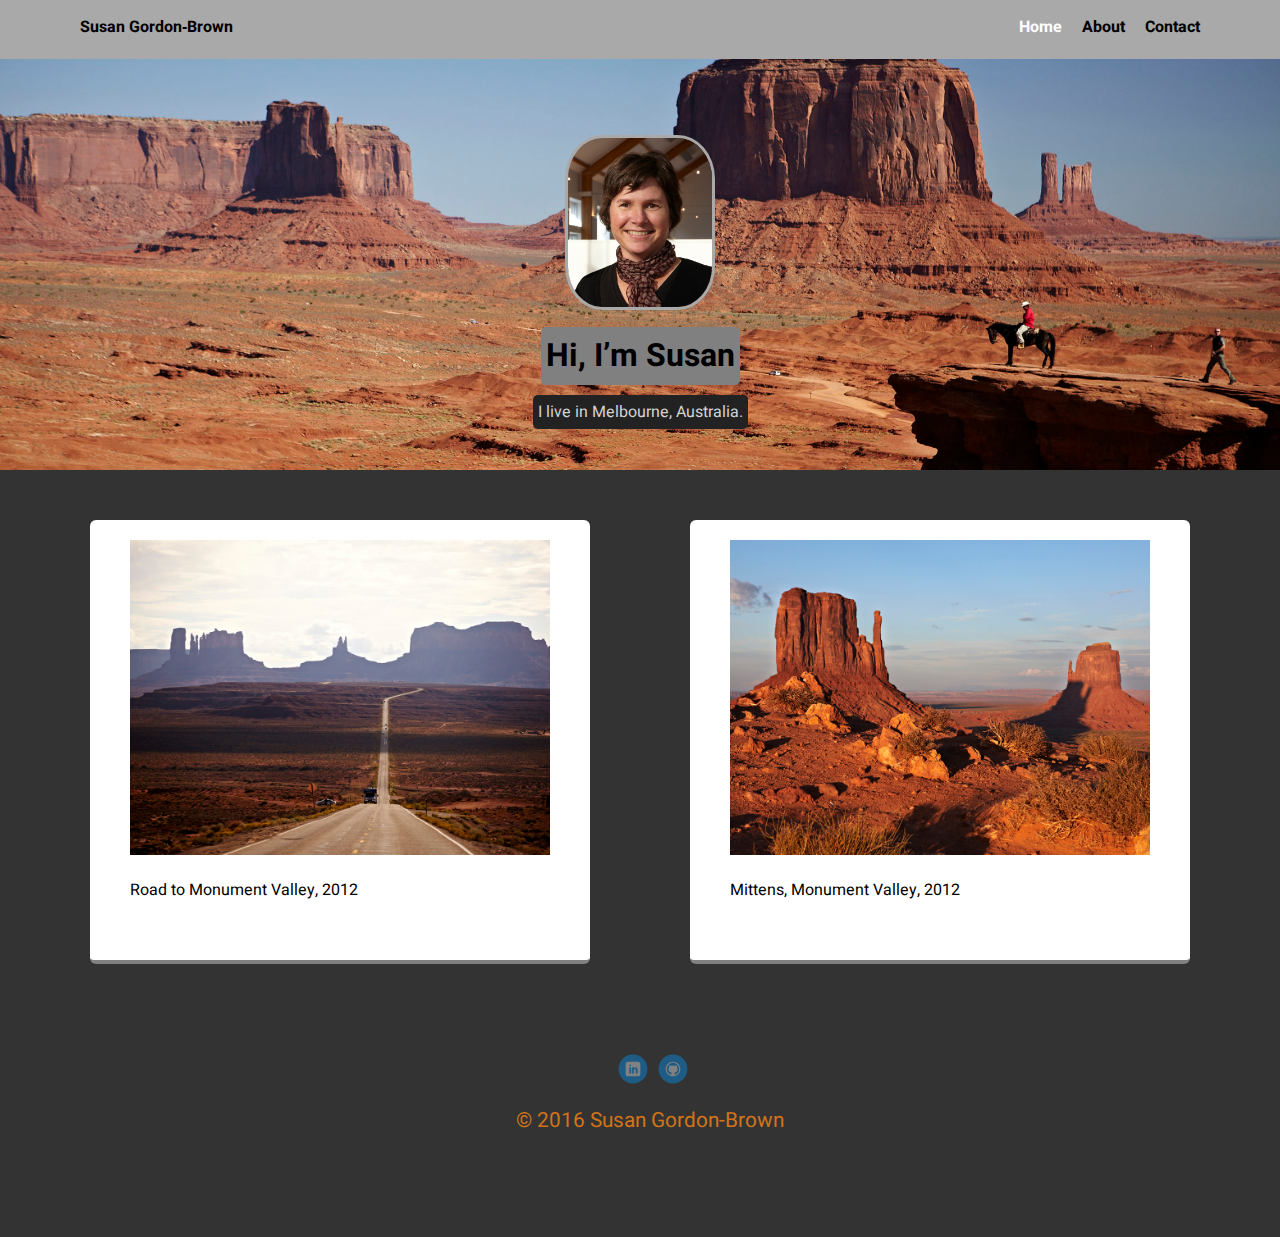
<file: index.html>
<!doctype html>
<html lang="en">
<head>
  <meta charset="utf-8">
  <title>Susan Gordon-Brown's Profile</title>
  <meta name="viewport" content="width=device-width, initial-scale=1.0">
  <link rel="stylesheet" href="normalize.css">
  <link rel="stylesheet" href="styles.css">
  <link href="https://fonts.googleapis.com/css?family=Heebo:400,700" rel="stylesheet">
  </head>
  
  <body>
    <div class="main-nav">
        <ul class="nav">
          <li class="name">Susan Gordon&#8209;Brown</li>
          <li><a href="index.html" class="selected">Home</a></li>
          <li><a href="about.html">About</a></li>
          <li><a href="contact.html">Contact</a></li>
        </ul>
    </div>
    <header>
      <img src="images/SGB1.jpg" alt="Photograph of Susan Gordon-Brown" class="profile-image">
      <h1 class="tag name">Hi, I’m Susan</h1>
      <p class="tag location">I live in Melbourne, Australia.</p>
    </header>
    <main class="flex">
      	<div class="card">
		  <a href="images/USAtrip2.jpg">
			<img src="images/USAtrip2.jpg" alt="">
			<p>Road to Monument Valley, 2012</p>
		  </a>
		</div> 
      	<div class="card">
		  <a href="images/USAtrip5.jpg">
			<img src="images/USAtrip5.jpg" alt="">
			<p>Mittens, Monument Valley, 2012</p>
		  </a>
		  </div>
	</main>
           
    	<footer>
      		<ul>
       		 	<li><a href="https://www.linkedin.com/in/susan-gordon-brown-aa77b84?trk=hp-identity-name" class="social linkedin">LinkedIn</a></li>
      		  	<li><a href="https://github.com/sgordonbrown" target="blank" class="social github">Github</a></li>
      		</ul>
			<p>&copy; 2016 Susan Gordon-Brown</p>
    	</footer>
  </body>
  </html>
</file>
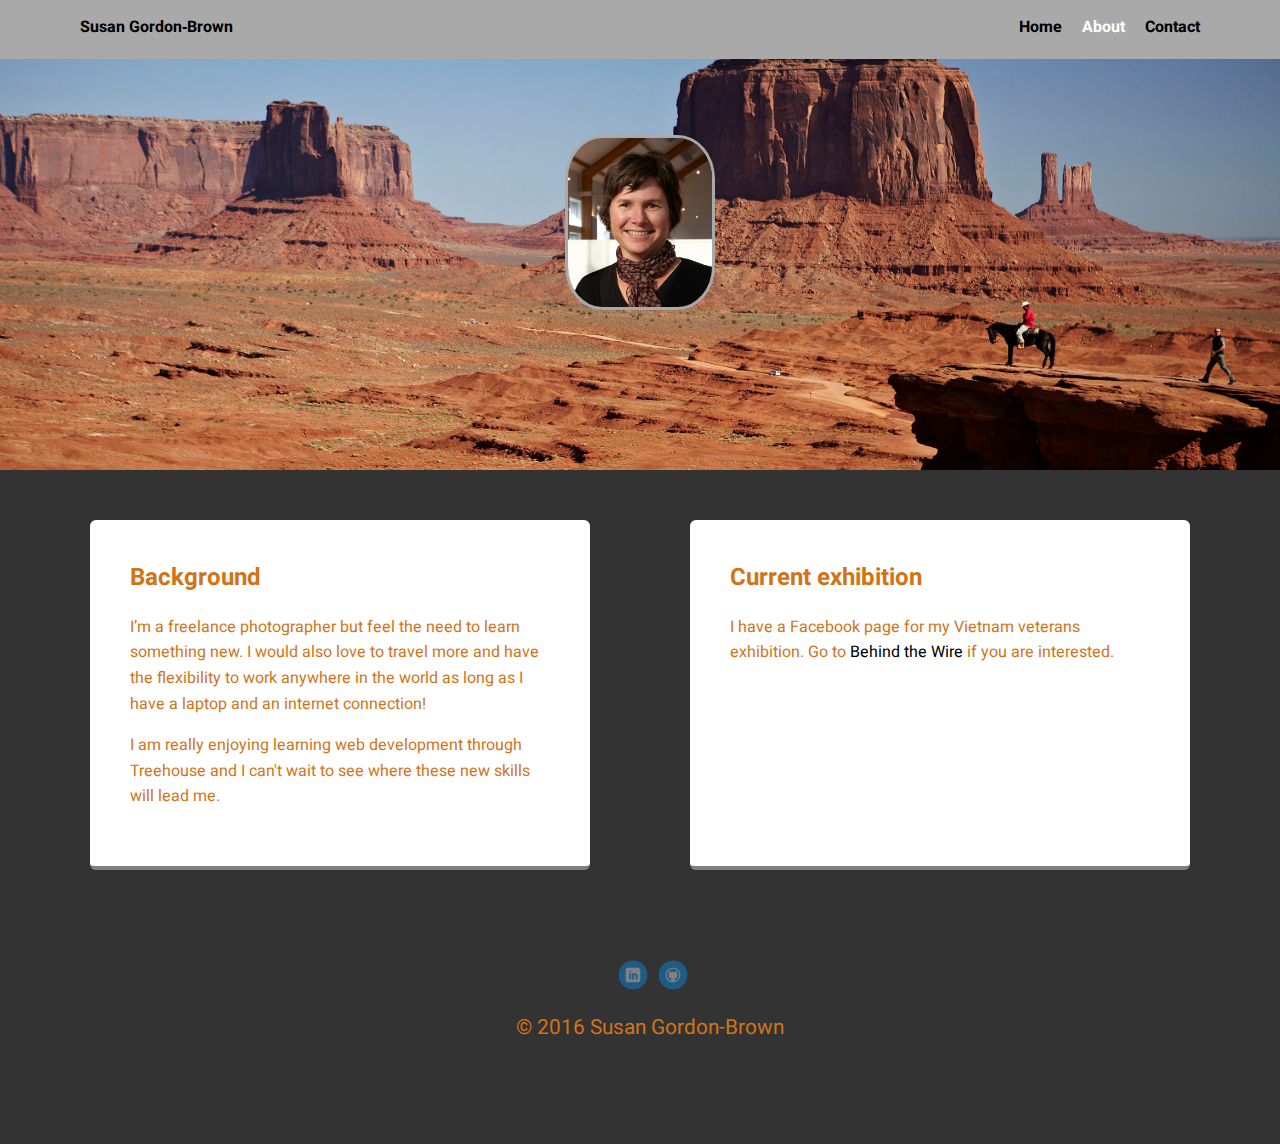
<file: about.html>
<!doctype html>
<html lang="en">
<head>
  <meta charset="utf-8">
  <title>Susan Gordon-Brown's Profile</title>
  <meta name="viewport" content="width=device-width, initial-scale=1.0">
  <link rel="stylesheet" href="normalize.css">
  <link rel="stylesheet" href="styles.css">
  <link href="https://fonts.googleapis.com/css?family=Heebo:400,700" rel="stylesheet">
  </head>
  
  <body>
    <div class="main-nav">
        <ul class="nav">
          <li class="name">Susan Gordon&#8209;Brown</li>
          <li><a href="index.html">Home</a></li>
          <li><a href="about.html" class="selected">About</a></li>
          <li><a href="contact.html">Contact</a></li>
        </ul>
    </div>
    <header>
      <img src="images/SGB1.jpg" alt="Photograph of Susan Gordon-Brown" class="profile-image">
      
    </header>
    <main class="flex">
      <div class="card">
        <h2>Background</h2>
        <p>I’m a freelance photographer but feel the need to learn something new. I would also love to travel more and have the flexibility to work anywhere in the world as long as I have a laptop and an internet connection! </p>
        <p>I am really enjoying learning web development through Treehouse and I can't wait to see where these new skills will lead me.</p>
      </div> 
      <div class="card">
        <h2>Current exhibition</h2>
        <p>I have a Facebook page for my Vietnam veterans exhibition. Go to <a href="https://www.facebook.com/Behind-the-Wire-Images-and-Stories-of-Australian-Vietnam-Veterans-803850649625840/">Behind the Wire </a> if you are interested.</p>
      </div> 
    </main>
    <footer>
      <ul>
        <li><a href="https://www.linkedin.com/in/susan-gordon-brown-aa77b84?trk=hp-identity-name" class="social linkedin">LinkedIn</a></li>
        <li><a href="https://github.com/sgordonbrown" target="blank" class="social github">Github</a></li>
      </ul>
	<p>&copy; 2016 Susan Gordon-Brown</p>
    </footer>
  </body>
  </html>
</file>
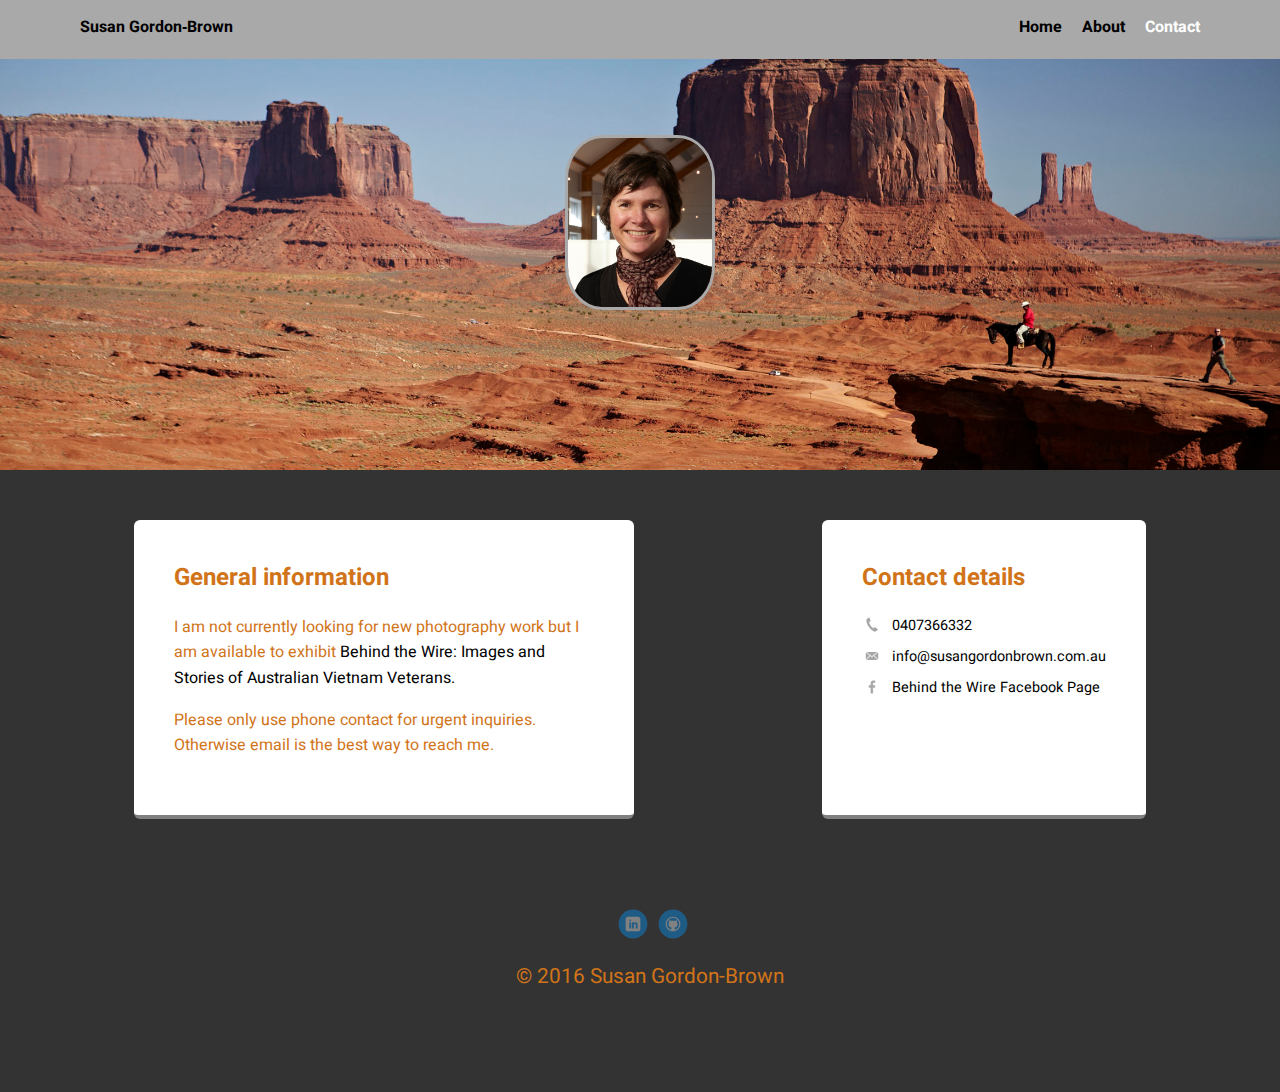
<file: contact.html>
<!doctype html>
<html lang="en">
<head>
  <meta charset="utf-8">
  <title>Susan Gordon-Brown's Profile</title>
  <meta name="viewport" content="width=device-width, initial-scale=1.0">
  <link rel="stylesheet" href="normalize.css">
  <link rel="stylesheet" href="styles.css">
  <link href="https://fonts.googleapis.com/css?family=Heebo:400,700" rel="stylesheet">
  </head>
  
  <body>
    <div class="main-nav">
        <ul class="nav">
          <li class="name">Susan Gordon&#8209;Brown</li>
          <li><a href="index.html">Home</a></li>
          <li><a href="about.html">About</a></li>
          <li><a href="contact.html" class="selected">Contact</a></li>
        </ul>
    </div>
    <header>
      <img src="images/SGB1.jpg" alt="Photograph of Susan Gordon-Brown" class="profile-image">
      
    </header>
    <main class="flex">
      <div class="card">
        <h2>General information</h2>
        <p>I am not currently looking for new photography work but I am available to exhibit  
        	<a href="http://www.behindthewire.com.au/" target="blank">Behind the Wire: Images and Stories of Australian Vietnam Veterans.</a>
        </p>   
        <p>Please only use phone contact for urgent inquiries. Otherwise email is the best way to reach me.</p>    
      </div> 
      <div class="card">
        <h2>Contact details</h2>
        <ul class="contact-info">
            <li class="phone"><a href="tel:+61(0)407366332">0407366332</a></li>
            <li class="mail"><a href="mailto:info@susangordonbrown.com.au">info@susangordonbrown.com.au</a></li>
            <li class="facebook"><a href="https://www.facebook.com/Behind-the-Wire-Images-and-Stories-of-Australian-Vietnam-Veterans-803850649625840/">Behind the Wire Facebook Page</a></li>
          </ul>
      </div> 
    </main>
    <footer>
      <ul>
        <li><a href="https://www.linkedin.com/in/susan-gordon-brown-aa77b84?trk=hp-identity-name" target="blank" class="social linkedin">LinkedIn</a></li>
        <li><a href="https://github.com/sgordonbrown" target="blank" class="social github">Github</a></li>
      </ul>
	<p>&copy; 2016 Susan Gordon-Brown</p>
    </footer>
  </body>
  </html>
</file>
<file: styles.css>
/* Global Layout Set-up */
* { 
  box-sizing: border-box;
}
  
body {
  margin: 0;
  padding: 0;
  text-align: center;
  font-family: 'Heebo', sans-serif;
  color: #d17419;
  background: #333;
}
/* Link Styles */

a {
  text-decoration: none;
  color: black;
}
a:hover {
  color: #6633ff;
}

/* Section Styles */

.main-nav {
  width: 100%;
  background: darkgrey;
  min-height: 30px;
  padding: 10px;
  position: fixed;
  text-align: center;
}
.nav {
  display: flex;
  justify-content: space-around;
  font-weight: 700;
  list-style-type: none;
  margin: 0 auto;
  padding: 0;
}

.nav .name {
    display: block;
    margin-right: auto;
    color: black;
}
.nav li {
  padding: 5px 10px 10px 10px;
}
.nav a {
  transition: all .5s;
}
.nav a:hover {
  color: white;
}
.nav a.selected {
	color: white;
}

header {
  text-align: center;
  background: url('images/USAtrip1.jpg') no-repeat top center ;
  background-size: cover;
  overflow: hidden;
  padding-top: 60px;
}
header {
  line-height: 1.5;
}
header .profile-image {
  margin-top: 75px;
  width: 150px;
  border-radius: 25%;
  border: 3px solid darkgrey;
  transition: all .5s;
}

.tag {
  background-color: #808080;
  color: black;
  padding: 5px 5px;
  border-radius: 5px 5px;
  display: table;
  margin: 10px auto;
} 
.location {
  background-color: #222;
  color: lightgrey;
}
.card {
  margin: 30px;
  padding: 20px 40px 40px;
  max-width: 500px;
  text-align: left;
  background: #fff;
  border-bottom: 4px solid #808080;
  border-radius: 6px;
  transition: all .5s;
}
.card:hover {
  border-color: #9acd32;
}
.card img {
	width: 100%;
}

footer {
  width: 100%;
  min-height: 30px;
  padding: 20px 0 40px 20px;
}

footer .copyright {
  top: -8px;
  font-size: .5em;
}

footer ul {
  list-style-type: none;
  margin: 0;
  padding: 0;
}

footer ul li {
  display: inline-block;
}

a.social {
  display: inline-block;
  text-indent: -9999px;
  margin-left: 5px;
  width: 30px;
  height: 30px;
  background-size: 30px 30px;
  opacity: .4;
  transition: all .5s;
}

a.linkedin {
  background-image: url(images/linkedin.svg);
}
a.github {
  background-image: url(images/github.svg);
}
a.social:hover {
  opacity: 1;
}
.clearfix {
  clear: both;
}

.contact-info {
  list-style: none;
  padding: 0;
  margin: 0;
  font-size: 0.9em;
  
}
.contact-info a {
  display: block;
  min-height: 20px;
  background-repeat: no-repeat;
  background-size: 20px 20px;
  padding: 0 0 0 30px;
  margin: 0 0 10px;
  }
.contact-info li.phone a {
  background-image: url(images/phone.png);
}

.contact-info li.mail a {
  background-image: url(images/mail.png);
}

.contact-info li.facebook a {
  background-image: url(images/facebook.png);
}

/* Styles for larger screens */
@media screen and (min-width: 720px) {
  
  .flex {
      display: -ms-flexbox;      /* TWEENER - IE 10 */
      display: flex; 
      max-width: 1200px;
      -ms-flex-pack: distribute;
      justify-content: space-around;
      margin: 0 auto;
  }

  header {
    min-height: 470px;
  }

  .nav {
    max-width: 1200px;
    padding: 0 30px;
  }


  main {
    padding-top: 20px;
  }

  main p {
    line-height: 1.6em;
  }

  footer {
    font-size: 1.3em;
    max-width: 1200px;
    margin: 40px auto;
  }

}
</file>
